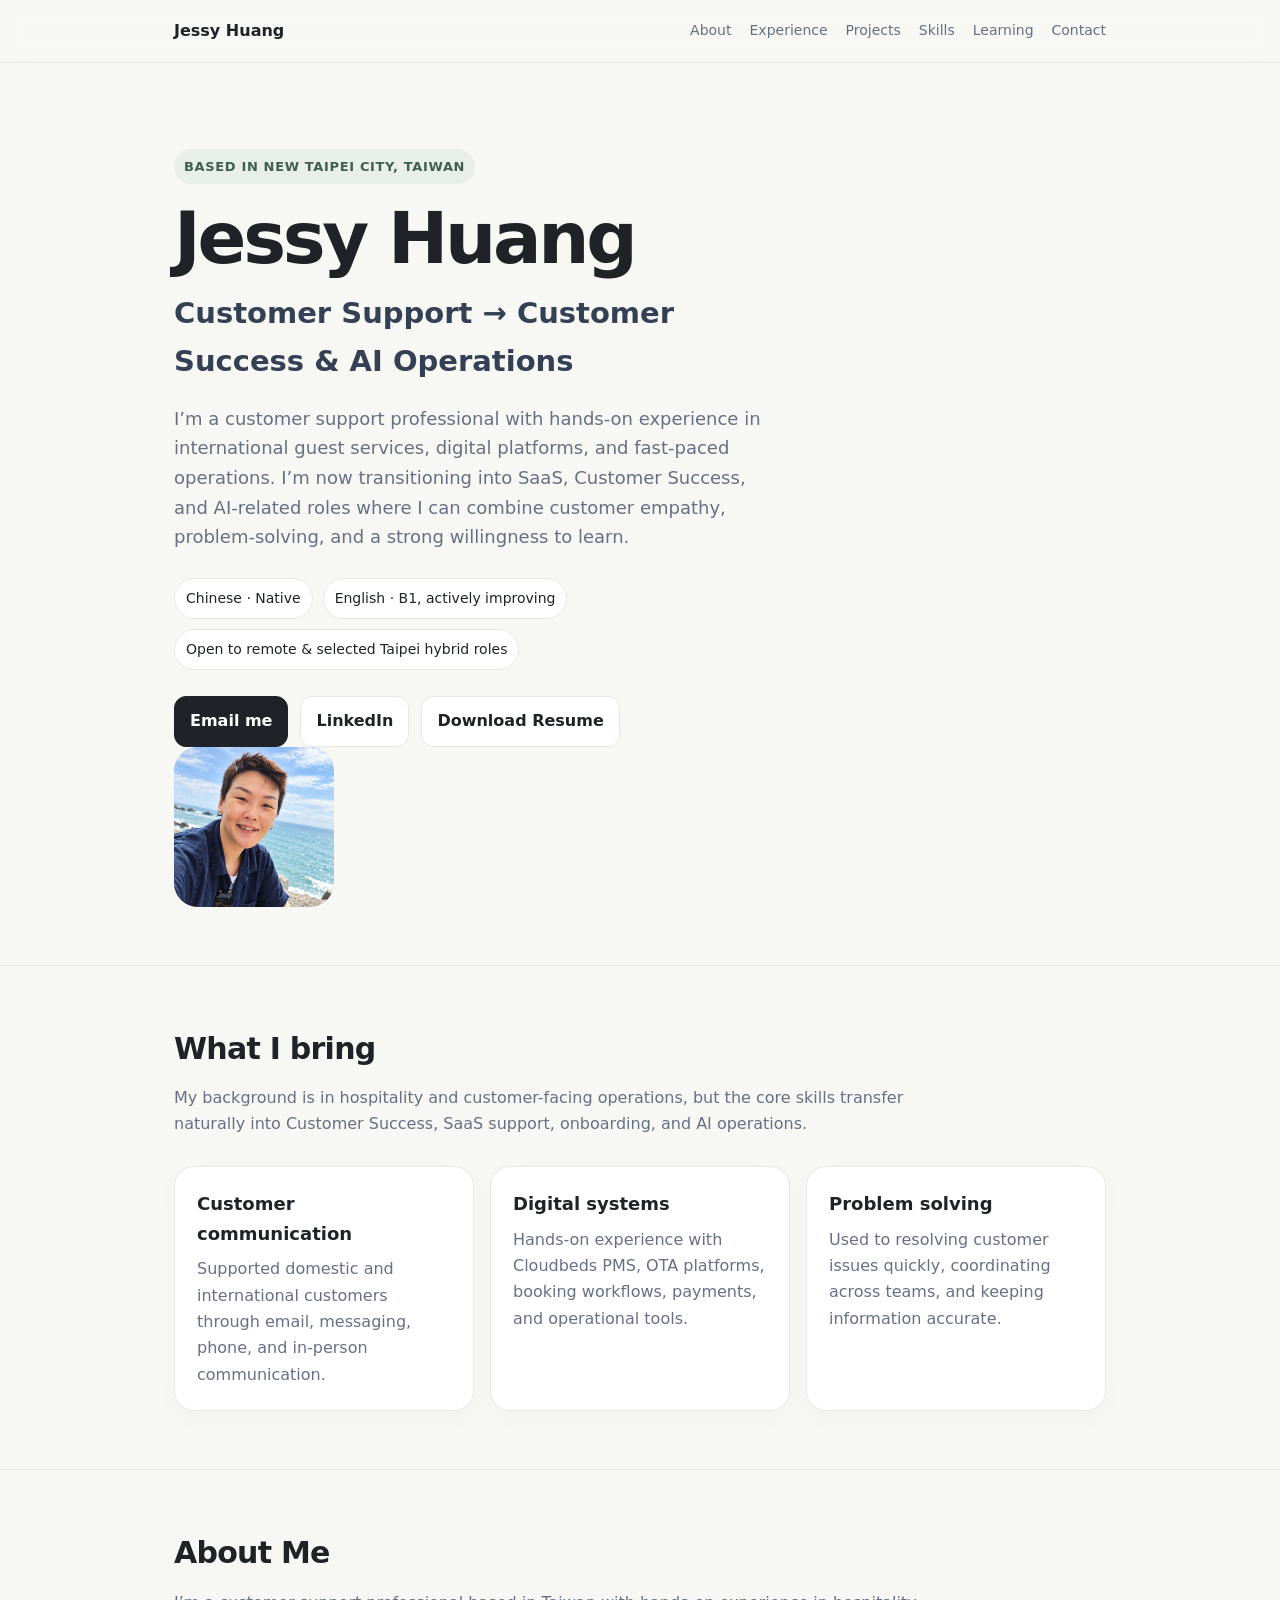
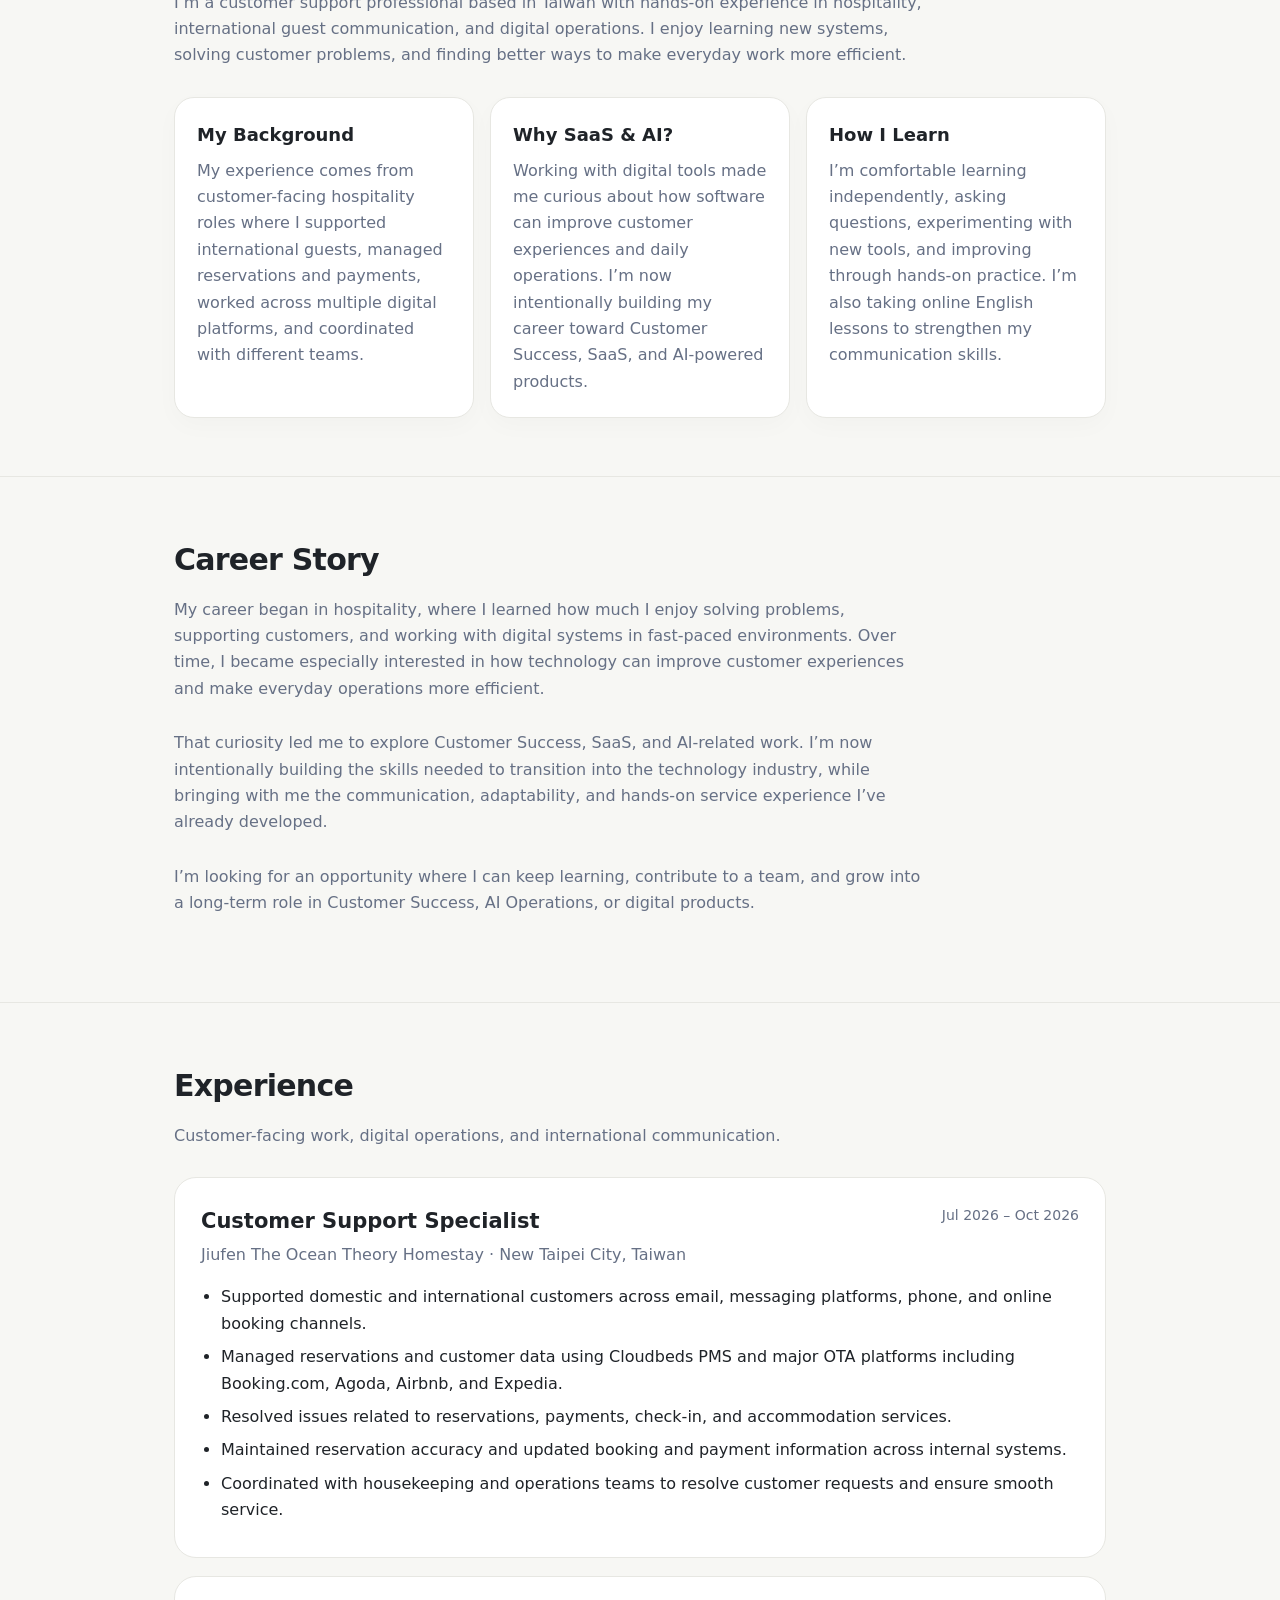
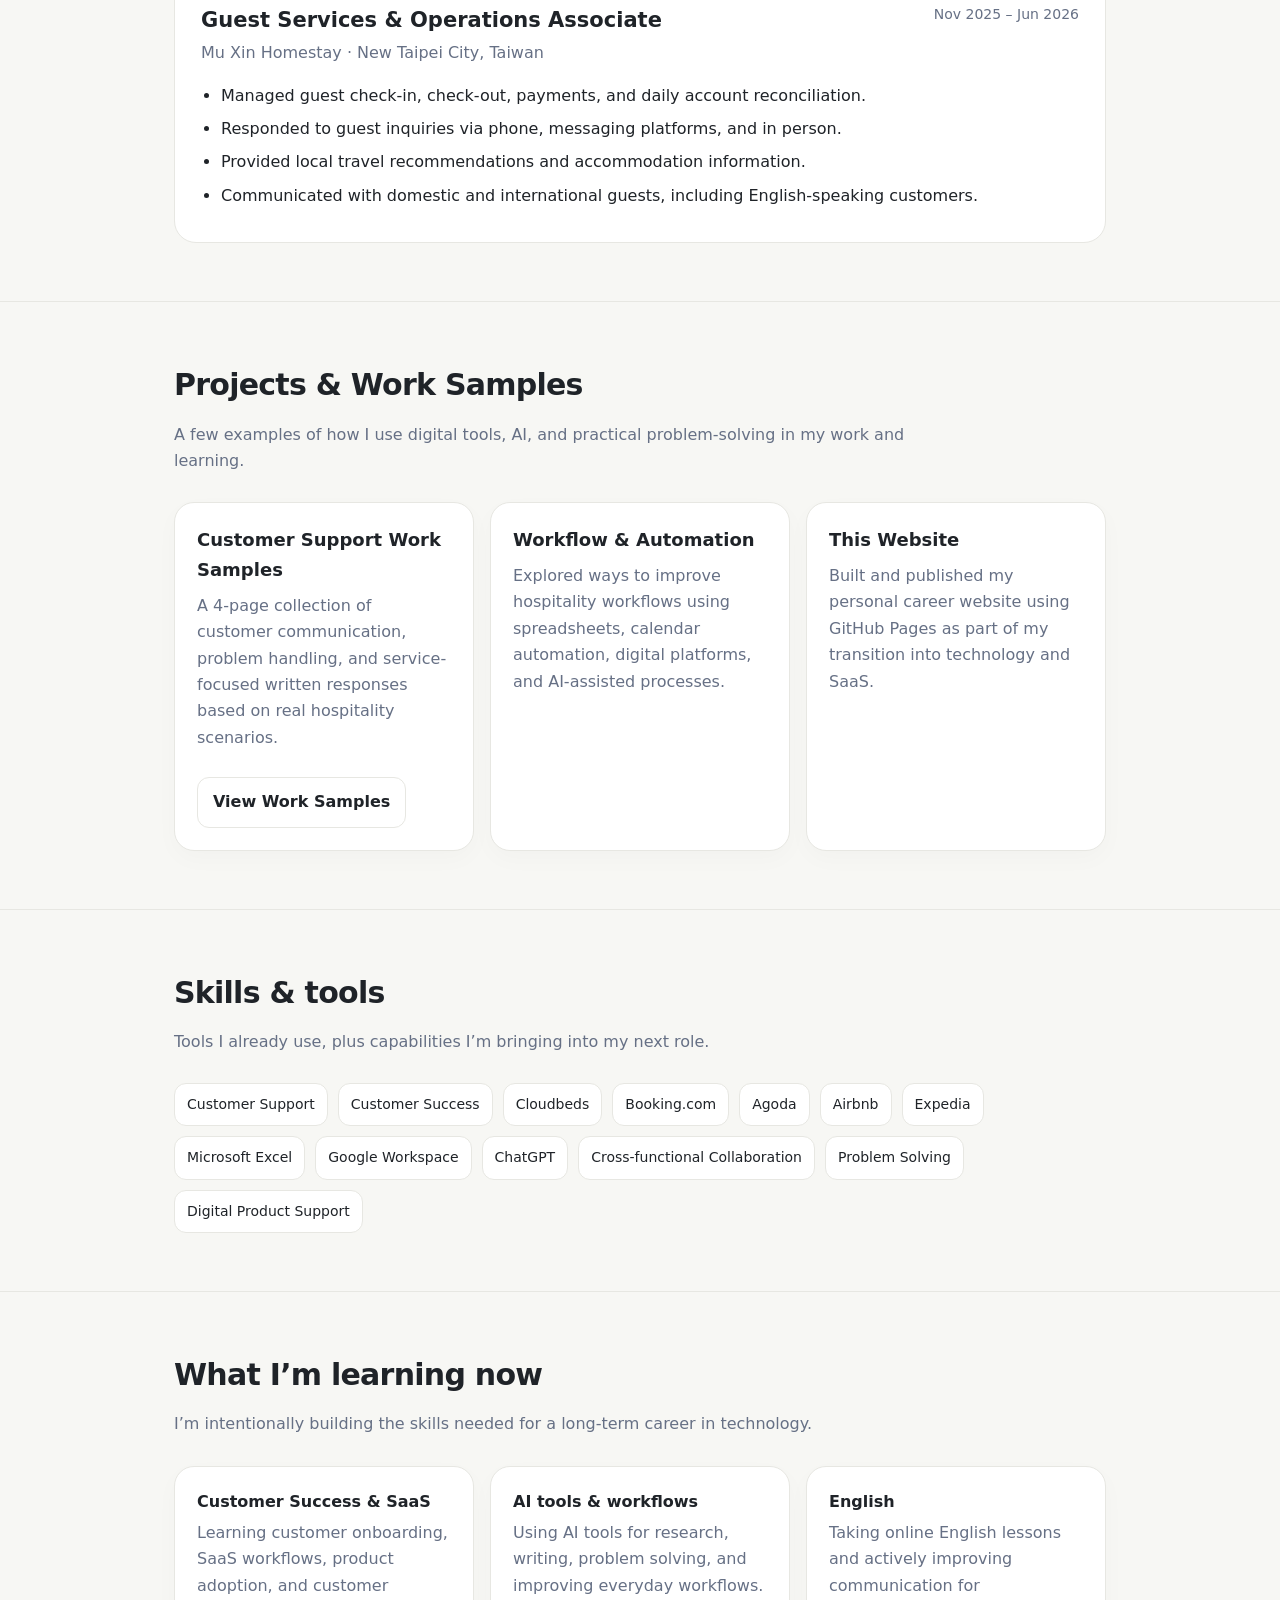
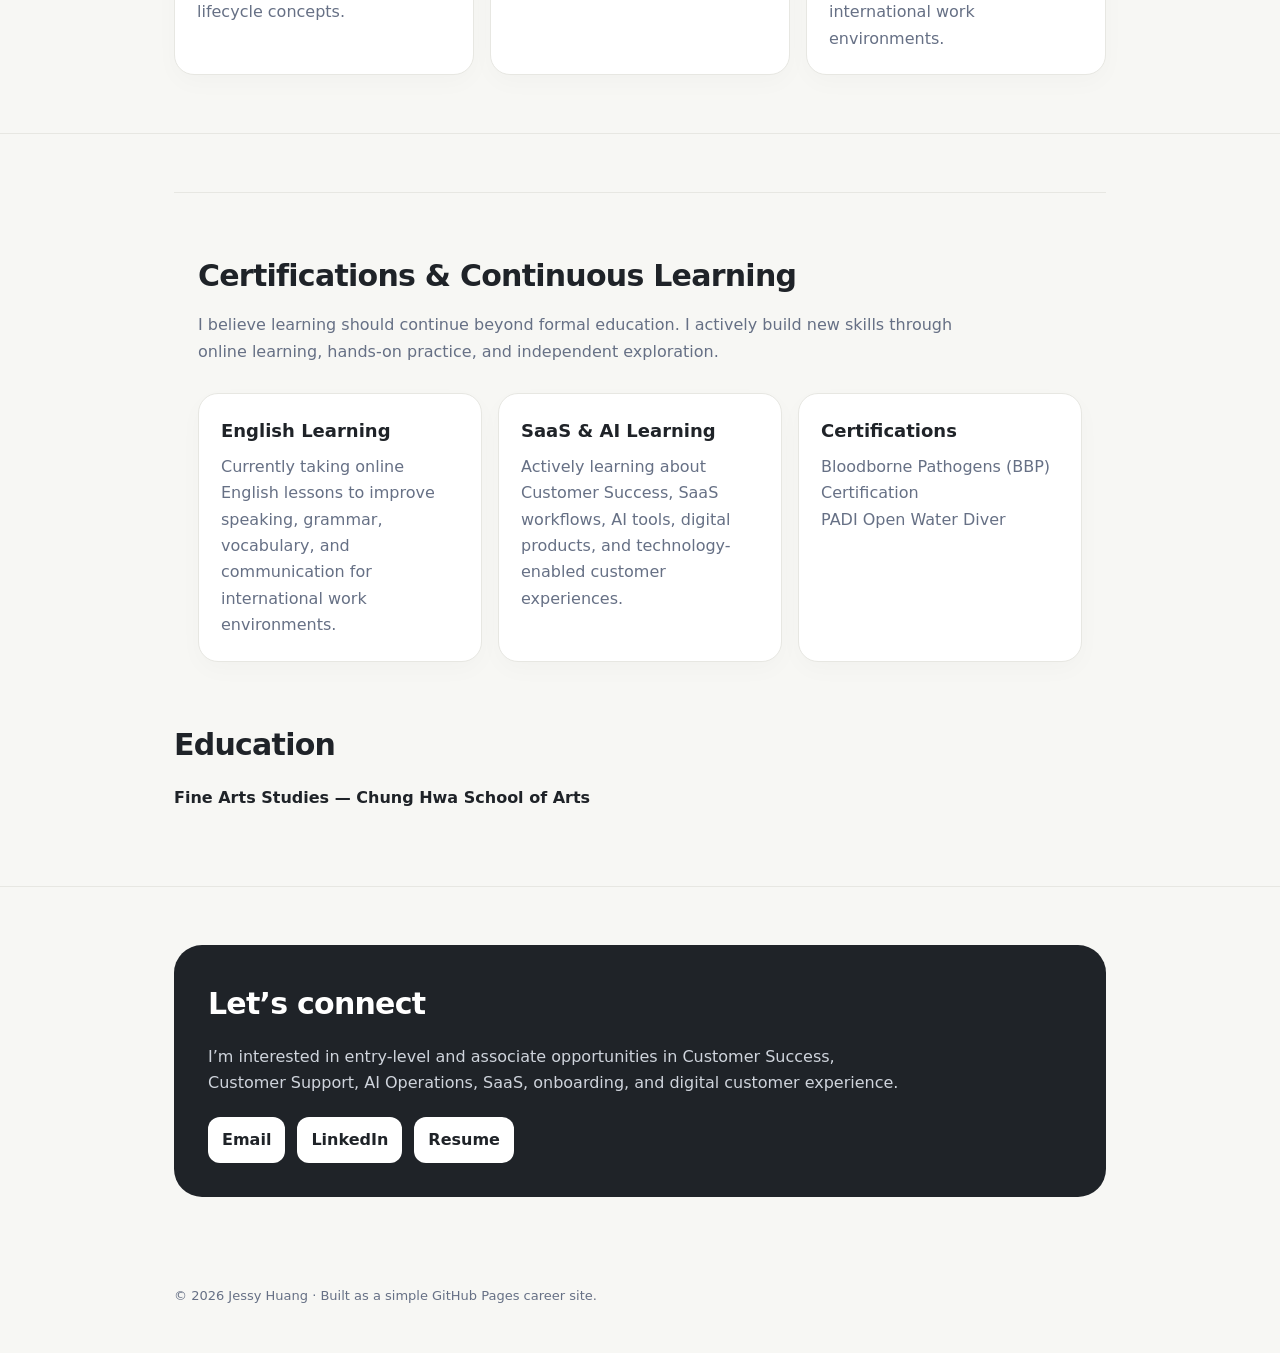
<file: index.html>
<!doctype html>
<html lang="en">
<head>
  <meta charset="utf-8" />
  <meta name="viewport" content="width=device-width, initial-scale=1" />
  <meta name="description" content="Jessy Huang — Customer Support professional transitioning into Customer Success, SaaS, and AI Operations." />
  <title>Jessy Huang | Customer Support → Customer Success & AI</title>
  <style>
    :root{
      --bg:#f7f7f4;
      --card:#ffffff;
      --text:#1f2328;
      --muted:#667085;
      --line:#e7e7e2;
      --accent:#3f5f4f;
      --accent-soft:#e8efe9;
      --max:980px;
    }
    *{box-sizing:border-box}
    html{scroll-behavior:smooth}
    body{
      margin:0;
      background:var(--bg);
      color:var(--text);
      font-family:Inter, ui-sans-serif, system-ui, -apple-system, BlinkMacSystemFont, "Segoe UI", sans-serif;
      line-height:1.65;
    }
    a{color:inherit}
    .wrap{max-width:var(--max); margin:auto; padding:0 24px}
    nav{
      position:sticky; top:0; z-index:10;
      backdrop-filter:blur(12px);
      background:rgba(247,247,244,.88);
      border-bottom:1px solid var(--line);
    }
    nav .wrap{
      min-height:62px; display:flex; align-items:center; justify-content:space-between; gap:18px;
    }
    .brand{font-weight:750; text-decoration:none}
    .navlinks{display:flex; gap:18px; flex-wrap:wrap; font-size:14px}
    .navlinks a{text-decoration:none; color:var(--muted)}
    .navlinks a:hover{color:var(--text)}
    header{padding:86px 0 58px}
    .hero{
      display:grid; grid-template-columns:1.5fr .7fr; gap:42px; align-items:center;
    }
    .eyebrow{
      display:inline-block; font-size:13px; font-weight:700; letter-spacing:.05em; text-transform:uppercase;
      color:var(--accent); background:var(--accent-soft); padding:7px 10px; border-radius:999px;
    }
    h1{font-size:clamp(42px,7vw,72px); line-height:1.02; margin:18px 0 14px; letter-spacing:-.045em}
    .headline{font-size:clamp(20px,3vw,29px); color:#344054; margin:0 0 18px; font-weight:650}
    .lede{font-size:18px; color:var(--muted); max-width:720px}
    .meta{display:flex; flex-wrap:wrap; gap:10px; margin-top:26px}
    .pill{border:1px solid var(--line); background:var(--card); padding:8px 11px; border-radius:999px; font-size:14px}
    .avatar img{
  width:100%;
  height:100%;
  object-fit:cover;
  display:block;
    }
      ;
      display:grid; place-items:center; margin:auto; box-shadow:0 18px 50px rgba(0,0,0,.06);
      border:1px solid rgba(0,0,0,.04);
      overflow:hidden;
    }
    .avatar span{font-size:72px; font-weight:800; letter-spacing:-.08em; color:#405d4f}
    section{padding:58px 0; border-top:1px solid var(--line)}
    h2{font-size:30px; margin:0 0 12px; letter-spacing:-.025em}
    .section-intro{color:var(--muted); max-width:760px; margin:0 0 28px}
    .grid{display:grid; grid-template-columns:repeat(3,1fr); gap:16px}
    .card{
      background:var(--card); border:1px solid var(--line); border-radius:20px; padding:22px;
      box-shadow:0 8px 24px rgba(0,0,0,.025);
    }
    .card h3{margin:0 0 8px; font-size:18px}
    .card p{margin:0; color:var(--muted)}
    .experience{display:grid; gap:18px}
    .role{background:var(--card); border:1px solid var(--line); border-radius:22px; padding:26px}
    .role-top{display:flex; justify-content:space-between; gap:20px; align-items:flex-start}
    .role h3{margin:0; font-size:21px}
    .company{color:var(--muted); margin-top:3px}
    .date{white-space:nowrap; color:var(--muted); font-size:14px}
    ul{padding-left:20px; margin:16px 0 0}
    li{margin:7px 0}
    .skills{display:flex; flex-wrap:wrap; gap:10px}
    .skill{background:var(--card); border:1px solid var(--line); padding:9px 12px; border-radius:12px; font-size:14px}
    .cta{
      display:flex; gap:12px; flex-wrap:wrap; margin-top:26px
    }
    .btn{
      display:inline-flex; align-items:center; justify-content:center; gap:8px;
      text-decoration:none; border-radius:12px; padding:11px 15px; font-weight:700; border:1px solid var(--line); background:var(--card)
    }
    .btn.primary{background:var(--text); color:white; border-color:var(--text)}
    .learning{display:grid; grid-template-columns:repeat(3,1fr); gap:16px}
    .learning strong{display:block; margin-bottom:5px}
    .contact-box{
      background:#1f2328; color:white; border-radius:28px; padding:34px;
    }
    .contact-box p{color:#cfd4dc; max-width:700px}
    .contact-links{display:flex; gap:12px; flex-wrap:wrap; margin-top:20px}
    .contact-links a{background:white; color:#1f2328; text-decoration:none; font-weight:700; padding:10px 14px; border-radius:12px}
    footer{padding:30px 0 46px; color:var(--muted); font-size:13px}
    .note{font-size:13px; color:var(--muted); margin-top:14px}
    @media (max-width:760px){
      .hero{grid-template-columns:1fr}
      .avatar{order:-1; width:150px; border-radius:24px; margin:0}
      .avatar span{font-size:48px}
      .grid,.learning{grid-template-columns:1fr}
      .role-top{display:block}
      .date{margin-top:6px}
      nav .wrap{align-items:flex-start; padding-top:14px; padding-bottom:14px}
      .navlinks{justify-content:flex-end}
    }
    .avatar{
  width: 160px !important;
  height: 160px !important;
  aspect-ratio: 1 !important;
  border-radius: 24px !important;
  overflow: hidden !important;
}

.avatar img{
  width: 100% !important;
  height: 100% !important;
  object-fit: cover !important;
  display: block !important;
}
  </style>
</head>
<body>
  <nav>
    <div class="wrap">
      <a class="brand" href="#top">Jessy Huang</a>
      <div class="navlinks">
        <a href="#about">About</a>
        <a href="#experience">Experience</a>
        <a href="#projects">Projects</a>
        <a href="#skills">Skills</a>
        <a href="#learning">Learning</a>
        <a href="#contact">Contact</a>
      </div>
    </div>
  </nav>

  <header id="top">
    <div class="wrap hero">
      <div>
        <span class="eyebrow">Based in New Taipei City, Taiwan</span>
        <h1>Jessy Huang</h1>
        <p class="headline">Customer Support → Customer Success & AI Operations</p>
        <p class="lede">
          I’m a customer support professional with hands-on experience in international guest services,
          digital platforms, and fast-paced operations. I’m now transitioning into SaaS, Customer Success,
          and AI-related roles where I can combine customer empathy, problem-solving, and a strong willingness to learn.
        </p>
        <div class="meta">
          <span class="pill">Chinese · Native</span>
          <span class="pill">English · B1, actively improving</span>
          <span class="pill">Open to remote & selected Taipei hybrid roles</span>
        </div>
        <div class="cta">
          <a class="btn primary" href="mailto:j.huang.remote@gmail.com">Email me</a>
          <a class="btn" href="https://linkedin.com/in/jessyhuang001" target="_blank" rel="noreferrer">LinkedIn</a>
        <a class="btn" href="Jessy_Huang_CV.pdf" target="_blank">Download Resume</a>
        </div>
<div class="avatar">
  <img src="profile.png" alt="Jessy Huang">
</div>
    </div>
  </header>

  <section id="about">
    <div class="wrap">
      <h2>What I bring</h2>
      <p class="section-intro">
        My background is in hospitality and customer-facing operations, but the core skills transfer naturally
        into Customer Success, SaaS support, onboarding, and AI operations.
      </p>
      <div class="grid">
        <div class="card">
          <h3>Customer communication</h3>
          <p>Supported domestic and international customers through email, messaging, phone, and in-person communication.</p>
        </div>
        <div class="card">
          <h3>Digital systems</h3>
          <p>Hands-on experience with Cloudbeds PMS, OTA platforms, booking workflows, payments, and operational tools.</p>
        </div>
        <div class="card">
          <h3>Problem solving</h3>
          <p>Used to resolving customer issues quickly, coordinating across teams, and keeping information accurate.</p>
        </div>
      </div>
    </div>
  </section>
<section id="story">
  <div class="wrap">
    <h2>About Me</h2>
    <p class="section-intro">
      I’m a customer support professional based in Taiwan with hands-on experience
      in hospitality, international guest communication, and digital operations.
      I enjoy learning new systems, solving customer problems, and finding better
      ways to make everyday work more efficient.
    </p>

    <div class="grid">
      <div class="card">
        <h3>My Background</h3>
        <p>
          My experience comes from customer-facing hospitality roles where I supported
          international guests, managed reservations and payments, worked across multiple
          digital platforms, and coordinated with different teams.
        </p>
      </div>

      <div class="card">
        <h3>Why SaaS & AI?</h3>
        <p>
          Working with digital tools made me curious about how software can improve
          customer experiences and daily operations. I’m now intentionally building
          my career toward Customer Success, SaaS, and AI-powered products.
        </p>
      </div>

      <div class="card">
        <h3>How I Learn</h3>
        <p>
          I’m comfortable learning independently, asking questions, experimenting with
          new tools, and improving through hands-on practice. I’m also taking online
          English lessons to strengthen my communication skills.
        </p>
      </div>
    </div>
  </div>
</section>
  <section id="career-story">
  <div class="wrap">
    <h2>Career Story</h2>

    <p class="section-intro">
      My career began in hospitality, where I learned how much I enjoy solving problems,
      supporting customers, and working with digital systems in fast-paced environments.
      Over time, I became especially interested in how technology can improve customer
      experiences and make everyday operations more efficient.
    </p>

    <p class="section-intro">
      That curiosity led me to explore Customer Success, SaaS, and AI-related work.
      I’m now intentionally building the skills needed to transition into the technology
      industry, while bringing with me the communication, adaptability, and hands-on
      service experience I’ve already developed.
    </p>

    <p class="section-intro">
      I’m looking for an opportunity where I can keep learning, contribute to a team,
      and grow into a long-term role in Customer Success, AI Operations, or digital products.
    </p>
  </div>
</section>
  <section id="experience">
    <div class="wrap">
      <h2>Experience</h2>
      <p class="section-intro">Customer-facing work, digital operations, and international communication.</p>

      <div class="experience">
        <article class="role">
          <div class="role-top">
            <div>
              <h3>Customer Support Specialist</h3>
              <div class="company">Jiufen The Ocean Theory Homestay · New Taipei City, Taiwan</div>
            </div>
            <div class="date">Jul 2026 – Oct 2026</div>
          </div>
          <ul>
            <li>Supported domestic and international customers across email, messaging platforms, phone, and online booking channels.</li>
            <li>Managed reservations and customer data using Cloudbeds PMS and major OTA platforms including Booking.com, Agoda, Airbnb, and Expedia.</li>
            <li>Resolved issues related to reservations, payments, check-in, and accommodation services.</li>
            <li>Maintained reservation accuracy and updated booking and payment information across internal systems.</li>
            <li>Coordinated with housekeeping and operations teams to resolve customer requests and ensure smooth service.</li>
          </ul>
        </article>

        <article class="role">
          <div class="role-top">
            <div>
              <h3>Guest Services & Operations Associate</h3>
              <div class="company">Mu Xin Homestay · New Taipei City, Taiwan</div>
            </div>
            <div class="date">Nov 2025 – Jun 2026</div>
          </div>
          <ul>
            <li>Managed guest check-in, check-out, payments, and daily account reconciliation.</li>
            <li>Responded to guest inquiries via phone, messaging platforms, and in person.</li>
            <li>Provided local travel recommendations and accommodation information.</li>
            <li>Communicated with domestic and international guests, including English-speaking customers.</li>
          </ul>
        </article>
      </div>
    </div>
  </section>
<section id="projects">
  <div class="wrap">
    <h2>Projects & Work Samples</h2>
    <p class="section-intro">
      A few examples of how I use digital tools, AI, and practical problem-solving in my work and learning.
    </p>

    <div class="grid">
<div class="card">
        <h3>Customer Support Work Samples</h3>
          <p>
    A 4-page collection of customer communication, problem handling,
    and service-focused written responses based on real hospitality scenarios.
  </p>

  <div class="cta">
    <a class="btn" href="WORK_SAMPLES.pdf" target="_blank">
      View Work Samples
    </a>
  </div>
</div>

      <div class="card">
        <h3>Workflow & Automation</h3>
        <p>
          Explored ways to improve hospitality workflows using spreadsheets,
          calendar automation, digital platforms, and AI-assisted processes.
        </p>
      </div>

      <div class="card">
        <h3>This Website</h3>
        <p>
          Built and published my personal career website using GitHub Pages
          as part of my transition into technology and SaaS.
        </p>
      </div>
    </div>
  </div>
</section>
  <section id="skills">
    <div class="wrap">
      <h2>Skills & tools</h2>
      <p class="section-intro">Tools I already use, plus capabilities I’m bringing into my next role.</p>
      <div class="skills">
        <span class="skill">Customer Support</span>
        <span class="skill">Customer Success</span>
        <span class="skill">Cloudbeds</span>
        <span class="skill">Booking.com</span>
        <span class="skill">Agoda</span>
        <span class="skill">Airbnb</span>
        <span class="skill">Expedia</span>
        <span class="skill">Microsoft Excel</span>
        <span class="skill">Google Workspace</span>
        <span class="skill">ChatGPT</span>
        <span class="skill">Cross-functional Collaboration</span>
        <span class="skill">Problem Solving</span>
        <span class="skill">Digital Product Support</span>
      </div>
    </div>
  </section>

  <section id="learning">
    <div class="wrap">
      <h2>What I’m learning now</h2>
      <p class="section-intro">I’m intentionally building the skills needed for a long-term career in technology.</p>
      <div class="learning">
        <div class="card">
          <strong>Customer Success & SaaS</strong>
          <p>Learning customer onboarding, SaaS workflows, product adoption, and customer lifecycle concepts.</p>
        </div>
        <div class="card">
          <strong>AI tools & workflows</strong>
          <p>Using AI tools for research, writing, problem solving, and improving everyday workflows.</p>
        </div>
        <div class="card">
          <strong>English</strong>
          <p>Taking online English lessons and actively improving communication for international work environments.</p>
        </div>
      </div>
    </div>
  </section>

  <section>
    <div class="wrap">
      <section id="learning-development">
  <div class="wrap">
    <h2>Certifications & Continuous Learning</h2>

    <p class="section-intro">
      I believe learning should continue beyond formal education.
      I actively build new skills through online learning, hands-on practice,
      and independent exploration.
    </p>

    <div class="grid">

      <div class="card">
        <h3>English Learning</h3>
        <p>
          Currently taking online English lessons to improve speaking,
          grammar, vocabulary, and communication for international work environments.
        </p>
      </div>

      <div class="card">
        <h3>SaaS & AI Learning</h3>
        <p>
          Actively learning about Customer Success, SaaS workflows,
          AI tools, digital products, and technology-enabled customer experiences.
        </p>
      </div>

      <div class="card">
        <h3>Certifications</h3>
        <p>
          Bloodborne Pathogens (BBP) Certification<br>
          PADI Open Water Diver
        </p>
      </div>

    </div>
  </div>
</section>
      <h2>Education</h2>
      <p><strong>Fine Arts Studies — Chung Hwa School of Arts</strong></p>
    </div>
  </section>

  <section id="contact">
    <div class="wrap">
      <div class="contact-box">
        <h2>Let’s connect</h2>
        <p>
          I’m interested in entry-level and associate opportunities in Customer Success, Customer Support,
          AI Operations, SaaS, onboarding, and digital customer experience.
        </p>
        <div class="contact-links">
          <a href="mailto:j.huang.remote@gmail.com">Email</a>
          <a href="https://linkedin.com/in/jessyhuang001" target="_blank" rel="noreferrer">LinkedIn</a>
          <a href="Jessy_Huang_CV.pdf" target="_blank">Resume</a>
        </div>
       
    </div>
  </section>

  <footer>
    <div class="wrap">© 2026 Jessy Huang · Built as a simple GitHub Pages career site.</div>
  </footer>
</body>
</html>
</file>
